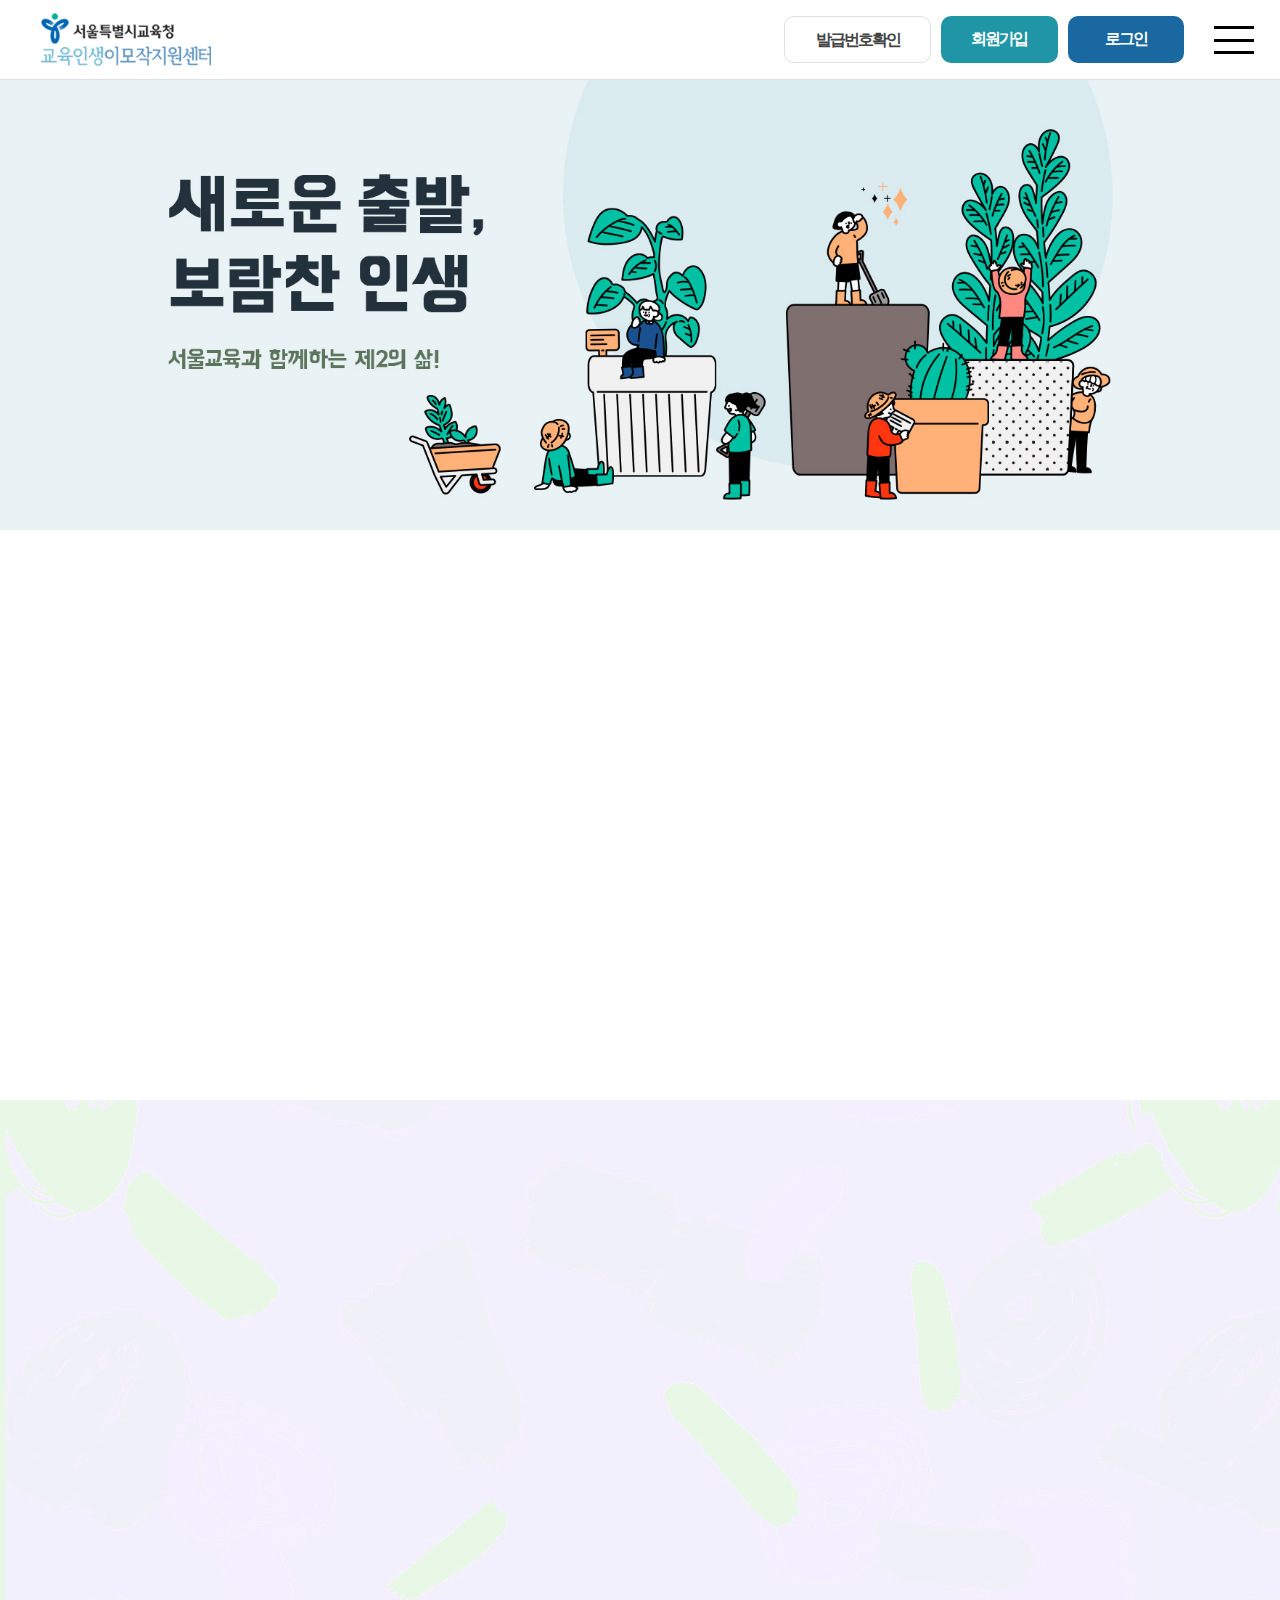
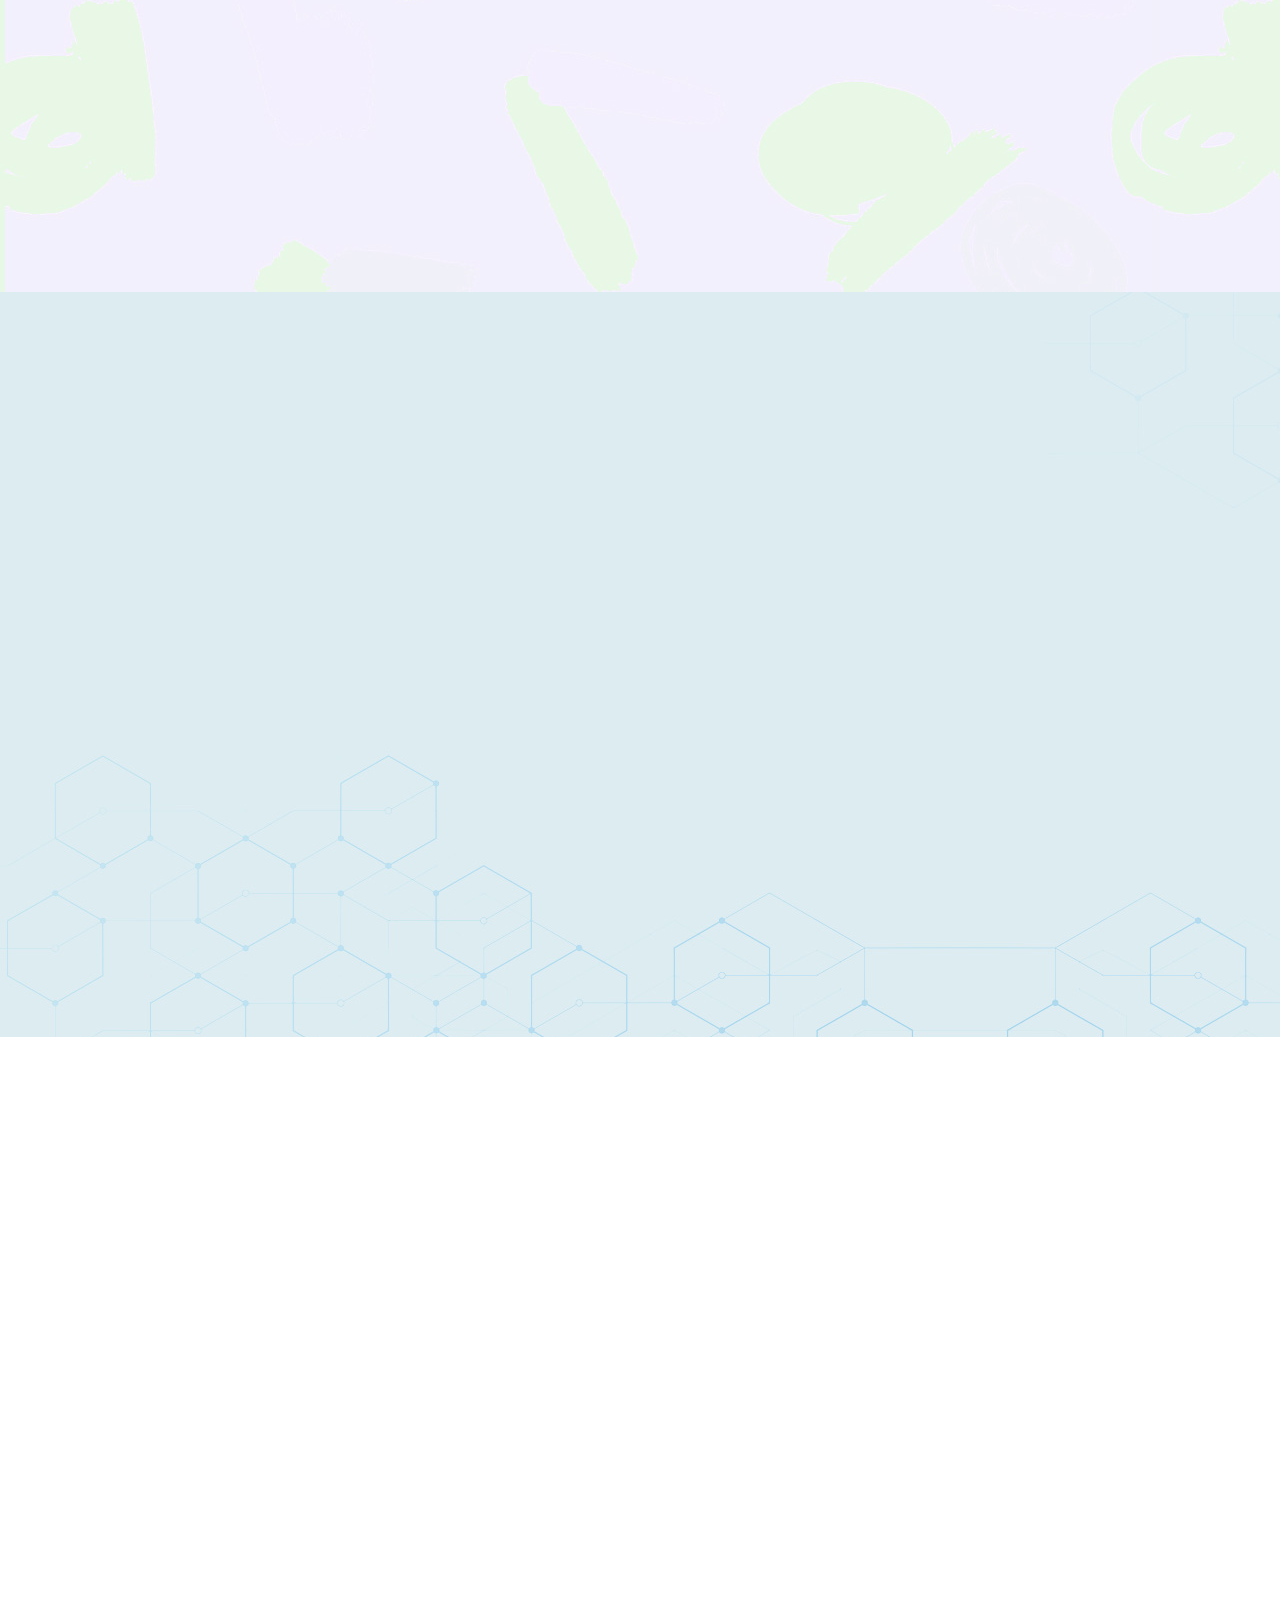
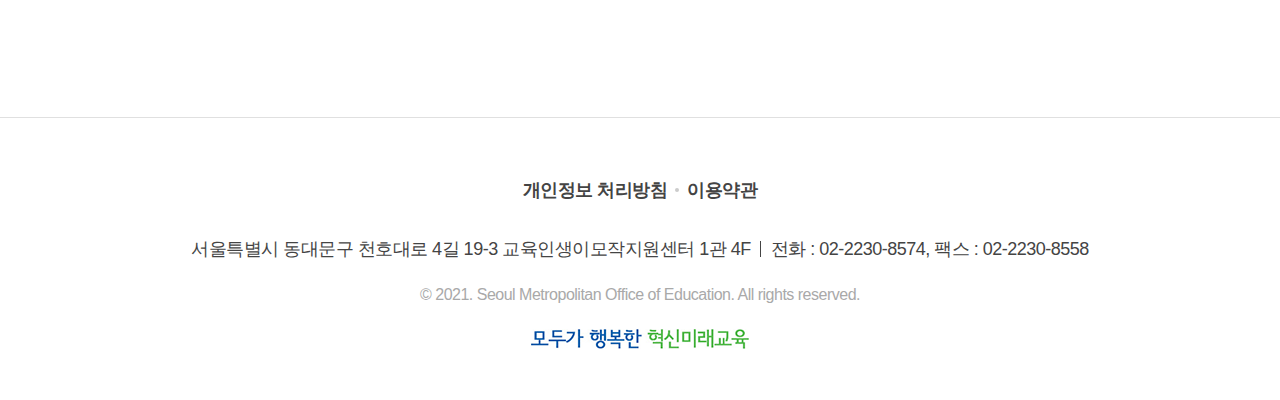
<file: index.html>
<!DOCTYPE html>
<html lang="ko">
<head>
    <meta charset="UTF-8">
    <meta http-equiv="X-UA-Compatible" content="IE=edge">
    <meta name="viewport" content="width=device-width, initial-scale=1.0">
    <link rel="stylesheet" href="css/reset.css">
    <link rel="stylesheet" href="css/common.css">
    <link rel="stylesheet" href="css/style.css">
    <script src="js/jquery-3.6.0.min.js"></script>
    <script defer src="js/main.js"></script>
    <title>서울특별시교육청</title>
</head>
<body>
    <header>
        <div class="inner">
            <h1><a href="#"><img src="imgs/n_logo.png" alt="로고"></a></h1>
            <div class="none"></div>
            <ul class="nav">
                <li>센터소개
                    <ul class="sub-nav">
                        <li><a href="#">비전과 목표</a></li>
                        <li><a href="#">인사말</a></li>
                        <li><a href="#">조직도</a></li>
                        <li><a href="#">오시는길</a></li>
                    </ul>
                </li>
                <li>교육지원단
                    <ul class="sub-nav">
                        <li><a href="#">교육 지원단 신설</a></li>
                        <li><a href="#">교육 지원단 관리</a></li>
                        <li><a href="#">교육 지원단 가입</a></li>
                        <li><a href="#">퇴직교직원 등록</a></li>
                    </ul>
                </li>
                <li>활동실적
                    <ul class="sub-nav">
                        <li><a href="#">활동실적 등록</a></li>
                        <li><a href="#">활동실적 관리</a></li>
                        <li><a href="#">실적확인서 관리</a></li>
                    </ul>
                </li>
                <li>알림마당
                    <ul class="sub-nav">
                        <li><a href="https://kaijel.github.io/Seoul/notice.html" target="_blank">공지사항</a></li>
                        <li><a href="#">센터 연수 행사</a></li>
                        <li><a href="#">QnA</a></li>
                        <li><a href="#">FAQ</a></li>
                        <li><a href="#">활동후기</a></li>
                        <li><a href="#">자유게시판</a></li>
                    </ul>
                </li>
                <li>자료실
                    <ul class="sub-nav">
                        <li><a href="#">소식지</a></li>
                        <li><a href="#">웹진</a></li>
                        <li><a href="#">회원자료실</a></li>
                    </ul>
                </li>
            </ul>
            <ul class="logbox">
                <li>발급번호확인</li>
                <li>회원가입</li>
                <li>로그인</li>
            </ul>
            <div class="sitemap-btn"><img src="imgs/ico_all_menu.png" alt="사이트맵"></div>
            <div class="sitemap">
                <div class="sitemap-close"><img src="imgs/ico_all_menu_close.png" alt="닫기"></div>
                <div class="sitemap-bg">
                    <ul class="sitemap-list"><div><span>전체메뉴</span></div>
                        <li><span>센터소개</span><span><img src="imgs/ico_loca_arr.png" alt="이미지"></span>
                            <ul class="slide-toggle">
                                <li><a href="#">비전과 목표</a></li>
                                <li><a href="#">인사말</a></li>
                                <li><a href="#">조직도</a></li>
                                <li><a href="#">오시는길</a></li>
                            </ul>
                        </li>
                        <li><span>교육지원단</span><span><img src="imgs/ico_loca_arr.png" alt="이미지"></span>
                            <ul class="slide-toggle">
                                <li><a href="#">교육 지원단 신설</a></li>
                                <li><a href="#">교육 지원단 관리</a></li>
                                <li><a href="#">교육 지원단 가입</a></li>
                                <li><a href="#">퇴직교직원 등록</a></li>
                            </ul>
                        </li>
                        <li><span>활동실적</span><span><img src="imgs/ico_loca_arr.png" alt="이미지"></span>
                            <ul class="slide-toggle">
                                <li><a href="#">활동실적 등록</a></li>
                                <li><a href="#">활동실적 관리</a></li>
                                <li><a href="#">실적확인서 관리</a></li>
                            </ul>
                        </li>
                        <li><span>알림마당</span><span><img src="imgs/ico_loca_arr.png" alt="이미지"></span>
                            <ul class="slide-toggle">
                                <li><a href="https://kaijel.github.io/Seoul/notice.html" target="_blank">공지사항</a></li>
                                <li><a href="#">센터 연수 행사</a></li>
                                <li><a href="#">QnA</a></li>
                                <li><a href="#">FAQ</a></li>
                                <li><a href="#">활동후기</a></li>
                                <li><a href="#">자유게시판</a></li>
                            </ul>
                        </li>
                        <li><span>자료실</span><span><img src="imgs/ico_loca_arr.png" alt="이미지"></span>
                            <ul class="slide-toggle">
                                <li><a href="#">소식지</a></li>
                                <li><a href="#">웹진</a></li>
                                <li><a href="#">회원자료실</a></li>
                            </ul>
                        </li>
                    </ul>
                    <ul class="logbox">
                        <li>발급번호확인</li>
                        <li>회원가입</li>
                        <li>로그인</li>
                    </ul>
                </div>
            </div>
        </div>
        <div class="sub-bg"></div>
    </header>
    <main>
        <section class="visual"></section>
        <section class="service">
            <div class="inner scroll-up">
                <div class="service__left">
                    <h4>주요서비스</h4>
                    <h2>즐겨찾는 이모작 서비스 <span>바로가기</span></h2>
                    <p>회원님들께서 자주찾는</p>
                    <p>서비스를 바로 확인해 보세요.</p>
                </div>
                <ul class="service__right">
                    <li><a href="#">
                        <img src="imgs/bg_service_nth01.png" alt="이미지">
                        <p>센터 연수 행사</p> 
                    </a></li>
                    <li><a href="#">
                        <img src="imgs/bg_service_nth02.png" alt="이미지">
                        <p>활동후기</p> 
                    </a></li>
                    <li><a href="#">
                        <img src="imgs/bg_service_nth03.png" alt="이미지">
                        <p>센터소개</p> 
                    </a></li>
                    <li><a href="#">
                        <img src="imgs/bg_service_nth04.png" alt="이미지">
                        <p> FAQ</p>
                    </a></li>
                </ul>
            </div>
        </section>
        <section class="autocalc">
            <div class="inner">
                <h2 class="scroll-up">자동정산 <span>시스템</span></h2>
                <ul class="h-underpad scroll-up">
                    <li><a href="#">
                        <h3>교육 지원단 가입</h3>
                        <p>원하는 지원단을 검색해서 가입해 보세요.</p>
                        <img src="imgs/more_arr.png" alt="이미지" class="more-btn">
                        <div class="circle"><img src="imgs/ico_shortcut_circle_01.png" alt="이미지"></div>
                    </a></li>
                    <li><a href="#">
                        <h3>교육 지원단 관리</h3>
                        <img src="imgs/more_arr.png" alt="이미지" class="more-btn">
                        <div class="circle"><img src="imgs/ico_shortcut_circle_02.png" alt="이미지"></div>
                    </a></li>
                    <li><a href="#">
                        <h3>교육 지원단 신설</h3>
                        <img src="imgs/more_arr.png" alt="이미지" class="more-btn">
                        <div class="circle"><img src="imgs/ico_shortcut_circle_03.png" alt="이미지"></div>
                    </a></li>
                    <li><a href="#">
                        <h3>활동실적 등록</h3>
                        <img src="imgs/more_arr.png" alt="이미지" class="more-btn">
                        <div class="circle"><img src="imgs/ico_shortcut_circle_04.png" alt="이미지"></div>
                    </a></li>
                    <li><a href="#">
                        <h3>활동실적 관리</h3>
                        <img src="imgs/more_arr.png" alt="이미지" class="more-btn">
                        <div class="circle"><img src="imgs/ico_shortcut_circle_05.png" alt="이미지"></div>
                    </a></li>
                    <li><a href="#">
                        <h3>실적확인서 관리</h3>
                        <p>원봉사 활동실적을 쉽고 간편하게 확인할 수 있습니다.</p>
                        <img src="imgs/more_arr.png" alt="이미지" class="more-btn">
                        <div class="circle"><img src="imgs/ico_shortcut_circle_06.png" alt="이미지"></div>
                    </a></li>
                </ul>
            </div>
        </section>
        <section class="notice">
            <div class="inner">
                <div class="scroll-up">
                    <h2 >알림 <span>마당</span></h2>
                    <p class="small-h">새로운 소식을 만나보세요.</p>
                </div>
                <!-- notice_list를 제이슨 써서 불러올 수 있으면 그렇게 작업해보기. 공지사항/활동후기/소식지 서브페이지작업필요-->
                <div class="scroll-wide">
                    <ul class="notice__list h-underpad scroll-up">
                        <li><a href="https://kaijel.github.io/Seoul/notice.html" target="_blank">
                            <span>2021-07-23</span> 
                            <div>공지 사항</div>
                            <p>코로나19에 따른 「퇴직교직원 포옹샘 운영 계획」 알림</p>
                            <img src="imgs/more_arr.png" alt="더보기" class="more-btn">
                        </a></li>
                        <li><a href="#">
                            <span>2021-07-13</span> 
                            <div>활동 후기</div>
                            <p>Covid 19의 확산으로 사회적 거리두기 4단계 : On line 수업전환</p>
                            <img src="imgs/more_arr.png" alt="더보기" class="more-btn">
                        </a></li>
                        <li><a href="#">
                            <span>2020-11-09</span> 
                            <div>소식지</div>
                            <p>제150호 그린에듀 '국화향기' 단 국화 전시회 개최(11.9.월)</p>
                            <img src="imgs/more_arr.png" alt="더보기" class="more-btn">
                        </a></li>
                    </ul>
                </div>
            </div>
        </section>
        <section class="guide">
            <div class="inner">
                <div class="scroll-up">
                    <h2>이용 <span>가이드</span></h2>
                    <p class="small-h">자동정산시스템 한눈에 알아보기</p>
                </div>
                <ul class="h-underpad scroll-up">
                    <li><a href="#">
                        <div><img src="imgs/ico_guide_list_01.png" alt="이미지"></div>
                        <div>
                            <p>쉽게 배우는 자동정산 시스템</p>
                            <h3>사용자 메뉴얼<span>(정식)</span></h3>
                        </div>
                    </a></li>
                    <li><a href="#">
                        <div><img src="imgs/ico_guide_list_01.png" alt="이미지"></div>
                        <div>
                            <p>쉽게 배우는 자동정산 시스템</p>
                            <h3>사용자 메뉴얼<span>(약식)</span></h3>
                        </div>
                    </a></li>
                    <li><a href="#">
                        <div><img src="imgs/ico_guide_list_03.png" alt="이미지"></div>
                        <div>
                            <p>쉽게 배우는 자동정산 시스템</p>
                            <h3>수요기관 메뉴얼<span>(정식)</span></h3>
                        </div>
                    </a></li>
                    <li><a href="#">
                        <div><img src="imgs/ico_guide_list_03.png" alt="이미지"></div>
                        <div>
                            <p>쉽게 배우는 자동정산 시스템</p>
                            <h3>수요기관 메뉴얼<span>(약식)</span></h3>
                        </div>
                    </a></li>
                </ul>
            </div>
        </section>
    </main>
    <footer>
        <ul>
            <li><a href="#">개인정보 처리방침</a></li>
            <li><a href="#">이용약관</a></li>
        </ul>
        <address>
            <div>서울특별시 동대문구 천호대로 4길 19-3 교육인생이모작지원센터 1관 4F</div>
            <div>전화 : 02-2230-8574, 팩스 : 02-2230-8558</div>
        </address>
        <p>© 2021. Seoul Metropolitan Office of Education. All rights reserved.</p>
        <div><img src="imgs/f_logo.png" alt="로고"></div>
    </footer>
</body>
</html>
</file>
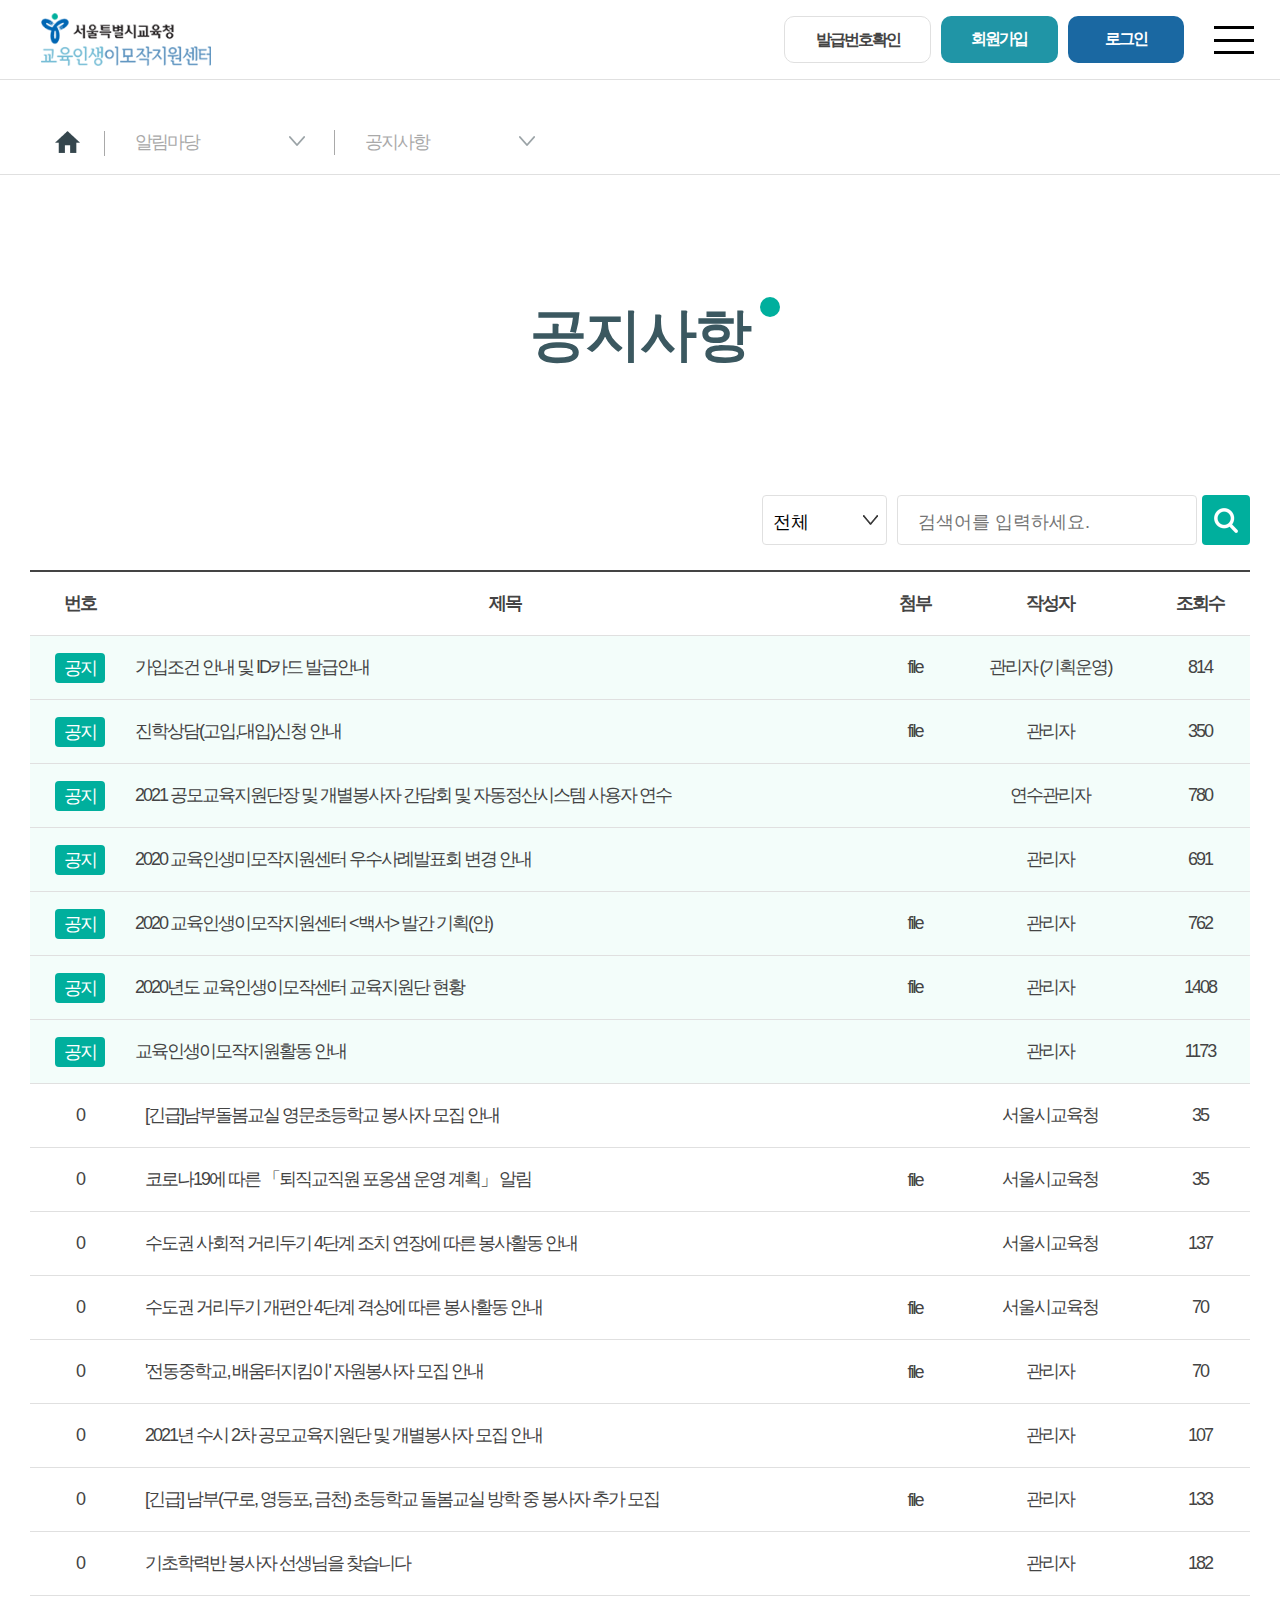
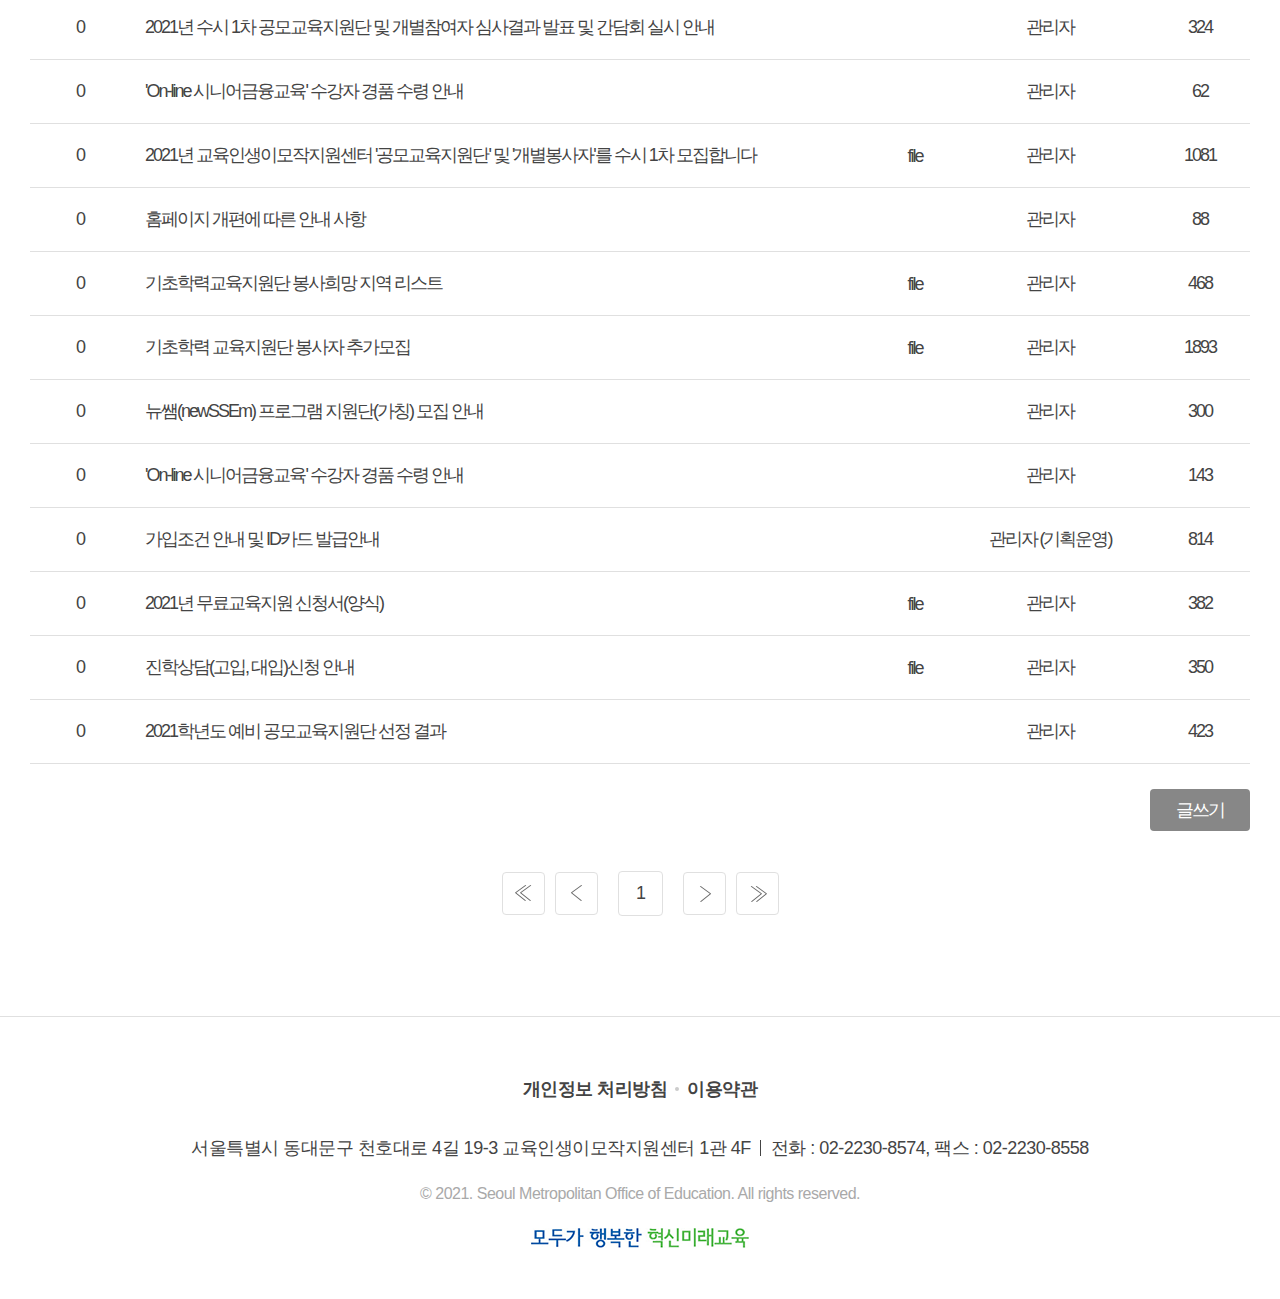
<file: notice.html>
<!DOCTYPE html>
<html lang="ko">
<head>
    <meta charset="UTF-8">
    <meta http-equiv="X-UA-Compatible" content="IE=edge">
    <meta name="viewport" content="width=device-width, initial-scale=1.0">
    <title>서울특별시교육청 - 공지사항</title>
    <link rel="stylesheet" href="css/reset.css">
    <link rel="stylesheet" href="css/common.css">
    <link rel="stylesheet" href="css/notice.css">
    <script src="js/jquery-3.6.0.min.js"></script>
    <script defer src="js/main.js"></script>
    <script defer src="js/notice.js"></script>
</head>
<body>
    <header>
        <div class="inner">
            <h1><a href="#"><img src="imgs/n_logo.png" alt="로고"></a></h1>
            <div class="none"></div>
            <ul class="nav">
                <li>센터소개
                    <ul class="sub-nav">
                        <li><a href="#">비전과 목표</a></li>
                        <li><a href="#">인사말</a></li>
                        <li><a href="#">조직도</a></li>
                        <li><a href="#">오시는길</a></li>
                    </ul>
                </li>
                <li>교육지원단
                    <ul class="sub-nav">
                        <li><a href="#">교육 지원단 신설</a></li>
                        <li><a href="#">교육 지원단 관리</a></li>
                        <li><a href="#">교육 지원단 가입</a></li>
                        <li><a href="#">퇴직교직원 등록</a></li>
                    </ul>
                </li>
                <li>활동실적
                    <ul class="sub-nav">
                        <li><a href="#">활동실적 등록</a></li>
                        <li><a href="#">활동실적 관리</a></li>
                        <li><a href="#">실적확인서 관리</a></li>
                    </ul>
                </li>
                <li>알림마당
                    <ul class="sub-nav">
                        <li><a href="#">공지사항</a></li>
                        <li><a href="#">센터 연수 행사</a></li>
                        <li><a href="#">QnA</a></li>
                        <li><a href="#">FAQ</a></li>
                        <li><a href="#">활동후기</a></li>
                        <li><a href="#">자유게시판</a></li>
                    </ul>
                </li>
                <li>자료실
                    <ul class="sub-nav">
                        <li><a href="#">소식지</a></li>
                        <li><a href="#">웹진</a></li>
                        <li><a href="#">회원자료실</a></li>
                    </ul>
                </li>
            </ul>
            <ul class="logbox">
                <li>발급번호확인</li>
                <li>회원가입</li>
                <li>로그인</li>
            </ul>
            <div class="sitemap-btn"><img src="imgs/ico_all_menu.png" alt="사이트맵"></div>
            <div class="sitemap">
                <div class="sitemap-close"><img src="imgs/ico_all_menu_close.png" alt="닫기"></div>
                <div class="sitemap-bg">
                    <ul class="sitemap-list"><div><span>전체메뉴</span></div>
                        <li><span>센터소개</span><span><img src="imgs/ico_loca_arr.png" alt="이미지"></span>
                            <ul class="slide-toggle">
                                <li><a href="#">비전과 목표</a></li>
                                <li><a href="#">인사말</a></li>
                                <li><a href="#">조직도</a></li>
                                <li><a href="#">오시는길</a></li>
                            </ul>
                        </li>
                        <li><span>교육지원단</span><span><img src="imgs/ico_loca_arr.png" alt="이미지"></span>
                            <ul class="slide-toggle">
                                <li><a href="#">교육 지원단 신설</a></li>
                                <li><a href="#">교육 지원단 관리</a></li>
                                <li><a href="#">교육 지원단 가입</a></li>
                                <li><a href="#">퇴직교직원 등록</a></li>
                            </ul>
                        </li>
                        <li><span>활동실적</span><span><img src="imgs/ico_loca_arr.png" alt="이미지"></span>
                            <ul class="slide-toggle">
                                <li><a href="#">활동실적 등록</a></li>
                                <li><a href="#">활동실적 관리</a></li>
                                <li><a href="#">실적확인서 관리</a></li>
                            </ul>
                        </li>
                        <li><span>알림마당</span><span><img src="imgs/ico_loca_arr.png" alt="이미지"></span>
                            <ul class="slide-toggle">
                                <li><a href="#">공지사항</a></li>
                                <li><a href="#">센터 연수 행사</a></li>
                                <li><a href="#">QnA</a></li>
                                <li><a href="#">FAQ</a></li>
                                <li><a href="#">활동후기</a></li>
                                <li><a href="#">자유게시판</a></li>
                            </ul>
                        </li>
                        <li><span>자료실</span><span><img src="imgs/ico_loca_arr.png" alt="이미지"></span>
                            <ul class="slide-toggle">
                                <li><a href="#">소식지</a></li>
                                <li><a href="#">웹진</a></li>
                                <li><a href="#">회원자료실</a></li>
                            </ul>
                        </li>
                    </ul>
                    <ul class="logbox">
                        <li>발급번호확인</li>
                        <li>회원가입</li>
                        <li>로그인</li>
                    </ul>
                </div>
            </div>
        </div>
        <div class="sub-bg"></div>
    </header>
    <div class="sub__header">
        <ul class="sub-list">
            <li><a href="#"><img src="imgs/ico_loca_home.png" alt="홈" class="home"></a></li>
            <li class="menu-open">
                <span>알림마당</span>
                <span><img src="imgs/ico_loca_arr.png" alt="더보기" class="more"></span>
                <ul class="sub__header__menu">
                    <li>센터소개</li>
                    <li>교육지원단</li>
                    <li>활동실적</li>
                    <li>알림마당</li>
                    <li>자료실</li>
                </ul>
            </li>
            <li class="menu-open">
                <span>공지사항</span>
                <span><img src="imgs/ico_loca_arr.png" alt="더보기" class="more"></span>
                <ul class="sub__header__menu">
                    <li>공지사항</li>
                    <li>센터연수 행사</li>
                    <li>QnA</li>
                    <li>FAQ</li>
                    <li>활동후기</li>
                    <li>자유게시판</li>
                </ul>
            </li>
        </ul>
    </div>
    <main>
        <div class="inner">
            <div class="title">
                <h2>공지사항</h2>
            </div>
            <div class="content-search">
                <select name="option" id="">전체
                    <option value="all">전체</option>
                    <option value="title">제목</option>
                    <option value="content">내용</option>
                </select>
                <input type="text" placeholder="검색어를 입력하세요.">
                <a href="#"><img src="imgs/ico_form_sch.png" alt="검색"></a>
            </div>
            <ul class="list">
                <li class="list__header">
                    <span>번호</span>
                    <span>제목</span>
                    <span>첨부</span>
                    <span>작성자</span>
                    <span>조회수</span>
                </li>
            </ul>
            <div class="writing">
                <a href="#"><span>글쓰기</span></a>
            </div>
            <div class="list__nav">
                <div class="prev-btn">
                    <div class="prev-start"><a href="#"><img src="imgs/ico_pager_pc.png" alt="맨 앞으로"></a></div>
                    <div class="prev"><a href="#"><img src="imgs/ico_pager_pc.png" alt="앞으로"></a></div>
                </div>
                <ul>
                    <li><a href="#">1</a></li>
                </ul>
                <div class="next-btn">
                    <div class="next-end"><a href="#"><img src="imgs/ico_pager_pc.png" alt="다음으로"></a></div>
                    <div class="next"><a href="#"><img src="imgs/ico_pager_pc.png" alt="맨 뒤로"></a></div>
                </div>
            </div>
        </div>
    </main>
    <footer>
        <ul>
            <li><a href="#">개인정보 처리방침</a></li>
            <li><a href="#">이용약관</a></li>
        </ul>
        <address>
            <div>서울특별시 동대문구 천호대로 4길 19-3 교육인생이모작지원센터 1관 4F</div>
            <div>전화 : 02-2230-8574, 팩스 : 02-2230-8558</div>
        </address>
        <p>© 2021. Seoul Metropolitan Office of Education. All rights reserved.</p>
        <div><img src="imgs/f_logo.png" alt="로고"></div>
    </footer>
</body>
</html>
</file>
<file: css/common.css>
@charset "UTF-8";
body {
  font-family: 'Noto Sans KR', '微软雅黑', '맑은 고딕', 'Malgun Gothic', '돋움', Dotum, Tahoma, Geneva, sans-serif;
  font-size: 18px;
  letter-spacing: -2px;
  color: #444;
}

body.on::-webkit-scrollbar {
  display: none;
}

.logbox {
  display: -webkit-box;
  display: -ms-flexbox;
  display: flex;
  margin: 0 20px;
  text-align: center;
}

.logbox li {
  width: 120px;
  color: #444;
  margin-right: 10px;
  position: relative;
  overflow: hidden;
  cursor: pointer;
  border: 1px solid #e0e0e0;
  font-size: 16px;
  font-weight: 700;
}

.logbox li:first-child {
  width: 150px;
}

.inner {
  width: 100%;
  max-width: 1300px;
  margin: 0 auto;
}

header {
  width: 100%;
  position: fixed;
  left: 0;
  top: 0;
  z-index: 100;
  text-align: center;
  background-color: #fff;
}

header .inner {
  width: 100%;
  max-width: 100%;
  height: 110px;
  margin: 0 auto;
  padding: 0 2%;
  display: -ms-grid;
  display: grid;
  -ms-grid-columns: 220px auto 780px 500px 40px;
      grid-template-columns: 220px auto 780px 500px 40px;
  -webkit-box-align: center;
      -ms-flex-align: center;
          align-items: center;
  border-bottom: 1px solid #e0e0e0;
}

header .inner > .logbox li {
  line-height: 45px;
  border-radius: 10px;
}

header .inner > .logbox li::after {
  display: block;
  content: '';
  width: 100%;
  height: 100%;
  background-color: rgba(0, 0, 0, 0.1);
  position: absolute;
  left: 0;
  top: 0;
  opacity: 0;
  -webkit-transition: 0.3s;
  transition: 0.3s;
}

header .inner > .logbox li:hover::after {
  opacity: 1;
}

header .inner > .logbox li:nth-child(2) {
  background-color: #2095a6;
  color: #fff;
  border: none;
}

header .inner > .logbox li:nth-child(3) {
  background-color: #1a68a2;
  color: #fff;
  border: none;
}

header h1 img {
  width: 100%;
}

header .nav {
  display: -webkit-box;
  display: -ms-flexbox;
  display: flex;
}

header .nav > li {
  width: 25%;
  position: relative;
  font-weight: 700;
  font-size: 22px;
}

header .nav > li::after {
  display: block;
  content: '';
  width: 0;
  height: 4px;
  background-color: #2095a6;
  position: absolute;
  left: 50%;
  bottom: -40px;
  -webkit-transform: translateX(-50%);
          transform: translateX(-50%);
  -webkit-transition: 0.5s;
  transition: 0.5s;
}

header .nav > li:hover {
  color: #2095a6;
}

header .nav > li:hover::after {
  width: 100%;
}

header .nav > li:hover li {
  color: #444;
}

header .nav > li .sub-nav {
  display: none;
  width: 100%;
  height: 300px;
  position: absolute;
  left: 50%;
  top: 0;
  z-index: 10;
  -webkit-transform: translateX(-50%);
          transform: translateX(-50%);
  padding-top: 100px;
  font-weight: 500;
  font-size: 16px;
}

header .nav > li .sub-nav li:not(:first-child) {
  padding-top: 14px;
}

header .nav > li .sub-nav li:hover {
  color: #2095a6;
}

header .nav > li .sub-nav.on {
  display: block;
}

header .sitemap-btn img {
  width: 100%;
  cursor: pointer;
}

header .sitemap {
  position: absolute;
  right: 0;
  top: 0;
  width: 100%;
  height: 100vh;
  background-color: rgba(0, 0, 0, 0.7);
  display: none;
}

header .sitemap.scrollon {
  overflow-y: scroll;
}

header .sitemap-close {
  width: 60px;
  height: 60px;
  border-radius: 50%;
  background-color: #2095a6;
  position: absolute;
  top: 20px;
  right: 50px;
  cursor: pointer;
  display: -webkit-box;
  display: -ms-flexbox;
  display: flex;
  -webkit-box-pack: center;
      -ms-flex-pack: center;
          justify-content: center;
  -webkit-box-align: center;
      -ms-flex-align: center;
          align-items: center;
}

header .sitemap-close img {
  width: 50%;
}

header .sitemap-bg {
  width: 85%;
  height: 700px;
  border-radius: 60px;
  background-color: #fff;
  margin: 110px auto;
  padding: 0 5%;
}

header .sitemap-bg .sitemap-list {
  display: -webkit-box;
  display: -ms-flexbox;
  display: flex;
  width: 100%;
  height: 100%;
  border-right: 1px solid #e0e0e0;
  border-left: 1px solid #e0e0e0;
}

header .sitemap-bg .sitemap-list div {
  display: none;
}

header .sitemap-bg .sitemap-list > li {
  width: 25%;
  padding-top: 180px;
  font-size: 26px;
  font-weight: 700;
}

header .sitemap-bg .sitemap-list > li:not(:last-child) {
  border-right: 1px solid #e0e0e0;
}

header .sitemap-bg .sitemap-list > li ul {
  padding-top: 50px;
  position: relative;
  color: #aaa;
  font-size: 20px;
  font-weight: 400;
}

header .sitemap-bg .sitemap-list > li ul::before {
  display: block;
  content: '';
  width: 30px;
  height: 3px;
  background-color: #2095a6;
  position: absolute;
  top: 35px;
  left: 50%;
  -webkit-transform: translateX(-50%);
          transform: translateX(-50%);
}

header .sitemap-bg .sitemap-list > li ul li {
  padding-top: 20px;
}

header .sitemap-bg .sitemap-list > li ul li:hover {
  color: #2095a6;
}

header .sitemap-bg .sitemap-list img, header .sitemap-bg .sitemap-list span:nth-child(2) {
  display: none;
}

header .sitemap-bg > .logbox {
  display: none;
  margin-top: 25px;
}

header .sitemap-bg > .logbox li {
  line-height: 40px;
  margin: 0 7px;
  border-radius: 3px;
}

header .sub-bg {
  display: none;
  position: absolute;
  left: 0;
  top: 100%;
  width: 100%;
  height: 275px;
  background-color: #fff;
  border-bottom: 1px solid #e0e0e0;
}

footer {
  border-top: 1px solid #e0e0e0;
  padding: 60px 0 50px;
  text-align: center;
  letter-spacing: -0.5px;
}

footer ul {
  display: -webkit-box;
  display: -ms-flexbox;
  display: flex;
  -webkit-box-pack: center;
      -ms-flex-pack: center;
          justify-content: center;
  -webkit-box-align: center;
      -ms-flex-align: center;
          align-items: center;
}

footer ul li {
  position: relative;
  margin: 0 10px;
  font-weight: 700;
}

footer ul li:last-child::after {
  display: block;
  content: '';
  width: 4px;
  height: 4px;
  background-color: #ccc;
  position: absolute;
  left: -12px;
  top: 50%;
  border-radius: 50%;
  -webkit-transform: translateY(-50%);
          transform: translateY(-50%);
}

footer address {
  display: -webkit-box;
  display: -ms-flexbox;
  display: flex;
  -webkit-box-pack: center;
      -ms-flex-pack: center;
          justify-content: center;
  -webkit-box-align: center;
      -ms-flex-align: center;
          align-items: center;
  padding: 25px 0 15px;
}

footer address div {
  margin: 10px;
  position: relative;
}

footer address div:first-child::after {
  display: block;
  content: '';
  width: 1px;
  height: 16px;
  background-color: #444;
  position: absolute;
  right: -10px;
  bottom: 4px;
}

footer p {
  font-size: 16px;
  color: #a9a9a9;
  padding-bottom: 25px;
}

@media all and (max-width: 1599px) {
  header .inner {
    -ms-grid-columns: 200px auto 650px 450px 40px;
        grid-template-columns: 200px auto 650px 450px 40px;
  }
  header h1 img {
    width: 85%;
  }
  header .nav > li {
    font-weight: 700;
    font-size: 20px;
  }
  header .nav > li::after {
    bottom: -42px;
  }
}

@media all and (max-width: 1366px) {
  .inner {
    max-width: 1200px;
  }
  header .inner {
    height: 80px;
    -ms-grid-columns: 200px auto auto 450px 40px;
        grid-template-columns: 200px auto auto 450px 40px;
  }
  header .nav {
    display: none;
  }
  header .logbox {
    -ms-grid-row: 1;
    -ms-grid-row-span: 1;
    -ms-grid-column: 4;
    -ms-grid-column-span: 1;
    grid-area: 1 / 4 / 2 / 5;
  }
  header .sitemap-btn {
    -ms-grid-row: 1;
    -ms-grid-row-span: 1;
    -ms-grid-column: 5;
    -ms-grid-column-span: 1;
    grid-area: 1 / 5 / 2 / 6;
  }
  header .sitemap-close {
    top: 15px;
    right: 20px;
  }
  header .sitemap-bg {
    width: 90%;
    height: 575px;
    padding: 0;
    margin: 80px auto;
    overflow: hidden;
  }
  header .sitemap-bg .sitemap-list > li {
    padding-top: 100px;
    font-size: 22px;
    font-weight: 700;
  }
  header .sitemap-bg .sitemap-list > li ul {
    font-size: 16px;
    font-weight: 700;
  }
}

@media all and (max-width: 1025px) {
  header .inner {
    -ms-grid-columns: 200px auto auto 450px 40px;
        grid-template-columns: 200px auto auto 450px 40px;
  }
  header .sitemap {
    padding-left: 40px;
    text-align: left;
    right: -100%;
    -webkit-transition: 0.3s;
    transition: 0.3s;
    display: block;
  }
  header .sitemap-close {
    border-radius: 0;
    top: 0;
    right: 0;
    display: -webkit-box;
    display: -ms-flexbox;
    display: flex;
    -webkit-box-pack: center;
        -ms-flex-pack: center;
            justify-content: center;
    -webkit-box-align: center;
        -ms-flex-align: center;
            align-items: center;
  }
  header .sitemap-close img {
    width: 40%;
  }
  header .sitemap-bg {
    width: 100%;
    height: 100vh;
    border-radius: 0;
    color: #fff;
    margin: 0;
  }
  header .sitemap-bg .sitemap-list {
    -webkit-box-orient: vertical;
    -webkit-box-direction: normal;
        -ms-flex-direction: column;
            flex-direction: column;
    width: 100%;
    height: auto;
    border-right: none;
    border-left: none;
  }
  header .sitemap-bg .sitemap-list > div {
    width: 100%;
    line-height: 60px;
    padding: 0 20px;
    background-color: #2095a6;
    font-size: 22px;
    font-weight: 700;
    display: block;
  }
  header .sitemap-bg .sitemap-list span, header .sitemap-bg .sitemap-list img {
    display: block;
  }
  header .sitemap-bg .sitemap-list > li {
    cursor: pointer;
    width: 100%;
    line-height: 55px;
    padding: 0;
    font-size: 18px;
    background-color: #fff;
    color: #444;
    border-bottom: 1px solid #e0e0e0;
  }
  header .sitemap-bg .sitemap-list > li span {
    padding: 0 20px;
    display: inline-block;
    font-size: 18px;
    font-weight: 700;
  }
  header .sitemap-bg .sitemap-list > li span:nth-child(2) {
    float: right;
    height: 55px;
    display: -webkit-box;
    display: -ms-flexbox;
    display: flex;
    -webkit-box-pack: center;
        -ms-flex-pack: center;
            justify-content: center;
    -webkit-box-align: center;
        -ms-flex-align: center;
            align-items: center;
  }
  header .sitemap-bg .sitemap-list > li span:nth-child(2) img {
    width: 17px;
    height: 9px;
  }
  header .sitemap-bg .sitemap-list > li span.on img {
    -webkit-transform: rotate(180deg);
            transform: rotate(180deg);
  }
  header .sitemap-bg .sitemap-list > li:not(:last-child) {
    border-right: none;
  }
  header .sitemap-bg .sitemap-list > li ul {
    border-top: 1px solid #e0e0e0;
    display: none;
    padding: 10px 30px;
    color: #666;
    background-color: #efefef;
  }
  header .sitemap-bg .sitemap-list > li ul::before {
    display: none;
  }
  header .sitemap-bg .sitemap-list > li ul li {
    padding: 0;
    line-height: 40px;
    font-size: 16px;
    font-weight: 700;
  }
  header .sitemap-bg .sitemap-list > li ul li:hover {
    color: #666;
  }
  header .sitemap-bg > .logbox {
    display: -webkit-box;
    display: -ms-flexbox;
    display: flex;
    -webkit-box-pack: center;
        -ms-flex-pack: center;
            justify-content: center;
  }
  footer address {
    display: block;
  }
  footer address div {
    margin: 0;
  }
  footer address div:first-child {
    display: inline-block;
  }
  footer address div:first-child::after {
    display: block;
    content: '';
    width: 1px;
    height: 16px;
    background-color: #444;
    position: absolute;
    right: -10px;
    bottom: 4px;
  }
}

@media all and (max-width: 767px) {
  body {
    font-size: 15px;
  }
  header h1 img {
    width: 100%;
  }
  header .inner {
    height: 60px;
    padding: 0 4%;
    -ms-grid-columns: 130px auto auto auto 40px;
        grid-template-columns: 130px auto auto auto 40px;
  }
  header .inner > .logbox {
    display: none;
  }
  footer {
    padding: 40px 20px 25px;
  }
  footer p {
    font-size: 11px;
    padding-bottom: 20px;
  }
  footer img {
    max-height: 15px;
  }
  footer address {
    font-size: 14px;
    display: block;
    letter-spacing: -1px;
    padding: 15px 0;
  }
  footer address div:first-child::after {
    display: block;
    content: '';
    width: 1px;
    height: 14px;
    background-color: #444;
    position: absolute;
    right: -10px;
    bottom: 2px;
  }
}
</file>
<file: css/style.css>
@charset "UTF-8";
h2 {
  text-align: center;
  font-size: 56px;
  font-weight: 700;
}

h2 span {
  font-weight: 300;
}

h3 {
  font-size: 30px;
  font-weight: 500;
}

.small-h {
  text-align: center;
  padding: 20px 0;
  font-size: 24px;
  font-weight: 300;
}

.h-underpad {
  padding-top: 60px;
}

.scroll-up {
  -webkit-transform: translateY(50px);
          transform: translateY(50px);
  opacity: 0;
  -webkit-transition: 0.5s;
  transition: 0.5s;
}

.scroll-up.on {
  opacity: 1;
  -webkit-transform: translateY(0);
          transform: translateY(0);
}

@-webkit-keyframes up {
  0% {
    -webkit-transform: translateY(50px);
            transform: translateY(50px);
    opacity: 0;
  }
  100% {
    -webkit-transform: translateY(0);
            transform: translateY(0);
    opacity: 1;
  }
}

@keyframes up {
  0% {
    -webkit-transform: translateY(50px);
            transform: translateY(50px);
    opacity: 0;
  }
  100% {
    -webkit-transform: translateY(0);
            transform: translateY(0);
    opacity: 1;
  }
}

.more-btn {
  position: absolute;
  left: 50px;
  bottom: 60px;
  width: 42px;
  height: 9px;
  -webkit-transition: 0.3s;
  transition: 0.3s;
}

section:not(:first-child) {
  padding: 110px 0;
}

.visual {
  margin-top: 110px;
  width: 100%;
  height: auto;
  min-height: 620px;
  background: url("../imgs/main_visual_pc_01.jpg") center/cover no-repeat;
}

.service .inner {
  display: -webkit-box;
  display: -ms-flexbox;
  display: flex;
}

.service__left {
  width: 38%;
  word-break: keep-all;
}

.service__left h4 {
  font-size: 20px;
}

.service__left h2 {
  font-size: 62px;
  padding: 10px 100px 20px 0;
  text-align: left;
}

.service__left p {
  font-size: 24px;
  font-weight: 300;
}

.service__right {
  color: #fff;
  font-size: 32px;
  font-weight: 500;
  width: 62%;
  display: -ms-grid;
  display: grid;
  -ms-grid-columns: (1fr)[2];
      grid-template-columns: repeat(2, 1fr);
  -ms-grid-rows: 210px 210px;
      grid-template-rows: 210px 210px;
  gap: 30px;
}

.service__right li {
  border-radius: 30px;
  position: relative;
  overflow: hidden;
  overflow: hidden;
  -webkit-transition: 0.5s;
  transition: 0.5s;
}

.service__right li a {
  display: inline-block;
  width: 100%;
  height: 100%;
  padding: 50px;
}

.service__right li a:hover::after {
  opacity: 1;
}

.service__right li:nth-child(1) {
  background-color: #5eabd3;
}

.service__right li:nth-child(2) {
  background-color: #00af9d;
}

.service__right li:nth-child(3) {
  background-color: #77af00;
}

.service__right li:nth-child(4) {
  background-color: #896eb3;
}

.service__right li img {
  position: absolute;
  left: 0;
  top: 0;
  width: 100%;
  height: 100%;
}

.service__right li p {
  line-height: 110px;
  font-weight: 700;
}

.service__right li a::after {
  display: block;
  content: '';
  width: 100%;
  height: 100%;
  background-color: rgba(0, 0, 0, 0.1);
  position: absolute;
  left: 0;
  top: 0;
  opacity: 0;
  -webkit-transition: 0.3s;
  transition: 0.3s;
}

.autocalc {
  background: url("../imgs/bg_section_shortcut.jpg") no-repeat;
}

.autocalc ul {
  display: -ms-grid;
  display: grid;
  -ms-grid-columns: (1fr)[4];
      grid-template-columns: repeat(4, 1fr);
  gap: 30px;
}

.autocalc ul li {
  height: 270px;
  background-color: #fff;
  border-radius: 30px;
  position: relative;
  overflow: hidden;
  -webkit-transition: 0.5s;
  transition: 0.5s;
}

.autocalc ul li a {
  display: inline-block;
  width: 100%;
  height: 100%;
  padding: 50px;
}

.autocalc ul li a:hover::after {
  opacity: 1;
}

.autocalc ul li:nth-child(1) .circle, .autocalc ul li:nth-child(6) .circle {
  width: 185px;
  height: 185px;
}

.autocalc ul li:nth-child(1) .circle img, .autocalc ul li:nth-child(6) .circle img {
  width: 50%;
}

.autocalc ul li:hover {
  -webkit-box-shadow: 5px 5px 10px rgba(0, 0, 0, 0.3);
          box-shadow: 5px 5px 10px rgba(0, 0, 0, 0.3);
}

.autocalc ul li:hover .more-btn {
  left: 60px;
}

.autocalc ul li:nth-child(1) {
  -ms-grid-row: 1;
  -ms-grid-row-span: 1;
  -ms-grid-column: 1;
  -ms-grid-column-span: 2;
  grid-area: 1 / 1 / 2 / 3;
}

.autocalc ul li:nth-child(1) div {
  background-color: #339dc2;
}

.autocalc ul li:nth-child(2) div {
  background-color: #e5b639;
}

.autocalc ul li:nth-child(3) div {
  background-color: #d77676;
}

.autocalc ul li:nth-child(4) div {
  background-color: #896eb3;
}

.autocalc ul li:nth-child(5) div {
  background-color: #666;
}

.autocalc ul li:nth-child(6) {
  -ms-grid-row: 2;
  -ms-grid-row-span: 1;
  -ms-grid-column: 3;
  -ms-grid-column-span: 2;
  grid-area: 2 / 3 / 3 / 5;
}

.autocalc ul li:nth-child(6) div {
  background-color: #77af00;
}

.autocalc ul li p {
  width: 45%;
  padding: 15px 0;
  word-break: keep-all;
  font-weight: 300;
}

.autocalc ul li .circle {
  position: absolute;
  right: 30px;
  bottom: 30px;
  width: 110px;
  height: 110px;
  border-radius: 50%;
  display: -webkit-box;
  display: -ms-flexbox;
  display: flex;
  -webkit-box-pack: center;
      -ms-flex-pack: center;
          justify-content: center;
  -webkit-box-align: center;
      -ms-flex-align: center;
          align-items: center;
  background-color: pink;
}

.autocalc ul li .circle img {
  width: 60%;
  height: auto;
}

.notice {
  background: url("../imgs/bg_section_inform.jpg") no-repeat;
}

.notice__list {
  display: -webkit-box;
  display: -ms-flexbox;
  display: flex;
}

.notice__list li {
  width: 33%;
  height: 430px;
  background-color: #fff;
  border-radius: 30px;
  position: relative;
  overflow: hidden;
  -webkit-transition: 0.5s;
  transition: 0.5s;
}

.notice__list li a {
  display: inline-block;
  width: 100%;
  height: 100%;
  padding: 50px;
}

.notice__list li a:hover::after {
  opacity: 1;
}

.notice__list li:not(:first-child) {
  margin-left: 40px;
}

.notice__list li:hover {
  -webkit-box-shadow: 5px 5px 10px rgba(0, 0, 0, 0.3);
          box-shadow: 5px 5px 10px rgba(0, 0, 0, 0.3);
}

.notice__list li:hover .more-btn {
  left: 60px;
}

.notice__list li span {
  color: #666;
  font-weight: 200;
  text-decoration: underline;
}

.notice__list li:last-child div {
  display: -webkit-box;
  display: -ms-flexbox;
  display: flex;
  -webkit-box-pack: center;
      -ms-flex-pack: center;
          justify-content: center;
  -webkit-box-align: center;
      -ms-flex-align: center;
          align-items: center;
  padding: 0;
  word-break: break-all;
}

.notice__list li div {
  position: absolute;
  top: 30px;
  right: 30px;
  width: 80px;
  height: 80px;
  border-radius: 50%;
  color: #fff;
  background-color: #339dc2;
  padding: 19px;
  text-align: center;
  line-height: 1.2;
  font-weight: 700;
  word-break: keep-all;
}

.notice__list li p {
  padding-top: 50px;
  word-break: keep-all;
  font-size: 30px;
  font-weight: 400;
}

.guide ul {
  display: -ms-grid;
  display: grid;
  -ms-grid-columns: (1fr)[2];
      grid-template-columns: repeat(2, 1fr);
  -ms-grid-rows: 150px 150px;
      grid-template-rows: 150px 150px;
  gap: 30px;
}

.guide ul li {
  width: 100%;
  border-radius: 30px;
  background-color: #f6f6f6;
  padding: 40px;
  -webkit-transition: 0.3s;
  transition: 0.3s;
}

.guide ul li a {
  display: -webkit-box;
  display: -ms-flexbox;
  display: flex;
}

.guide ul li div:last-child {
  padding-left: 15px;
}

.guide ul li img {
  -webkit-transform: translateY(-15px);
          transform: translateY(-15px);
}

.guide ul li p {
  font-size: 17px;
  padding: 5px 0;
}

.guide ul li span {
  color: #a9a9a9;
}

.guide ul li:hover {
  background-color: #efefef;
}

@media all and (max-width: 1399px) {
  .autocalc ul li:nth-child(1) .circle, .autocalc ul li:nth-child(6) .circle {
    width: 110px;
    height: 110px;
  }
  .autocalc ul li:nth-child(1) .circle img, .autocalc ul li:nth-child(6) .circle img {
    width: 60%;
    height: auto;
  }
}

@media all and (max-width: 1366px) {
  section:not(:first-child) {
    padding: 80px 60px;
  }
  h2 {
    font-size: 46px;
    font-weight: 700;
  }
  h3 {
    width: 100%;
    word-break: keep-all;
    font-size: 26px;
    font-weight: 500;
  }
  .small-h {
    font-size: 21px;
  }
  .more-btn {
    left: 30px;
    bottom: 40px;
  }
  .visual {
    margin-top: 80px;
    min-height: 450px;
  }
  .service .scroll-up {
    -webkit-animation: up 1s forwards;
            animation: up 1s forwards;
  }
  .service__left {
    width: 34%;
  }
  .service__left h2 {
    font-size: 50px;
  }
  .service__left p {
    font-size: 20px;
  }
  .service__right {
    width: 66%;
    -ms-grid-rows: 190px 190px;
        grid-template-rows: 190px 190px;
    font-size: 28px;
    font-weight: 500;
  }
  .service__right li p {
    line-height: 100px;
    font-weight: 700;
  }
  .autocalc ul li {
    height: 240px;
  }
  .autocalc ul li a {
    padding: 30px;
  }
  .autocalc ul li p {
    width: 100%;
    font-size: 16px;
  }
  .autocalc ul li:nth-child(n+1) .circle {
    width: 90px;
    height: 90px;
    right: 20px;
    bottom: 20px;
  }
  .autocalc ul li:nth-child(n+1) .circle img {
    width: 55%;
  }
  .autocalc ul li:hover .more-btn {
    left: 40px;
  }
  .notice__list li {
    height: 395px;
  }
  .notice__list li div {
    width: 70px;
    height: 70px;
    top: 20px;
    right: 20px;
    font-size: 17px;
    padding: 15px;
  }
  .notice__list li a {
    padding: 30px;
  }
  .notice__list li p {
    padding-right: 10px;
    font-size: 28px;
    overflow: hidden;
    text-overflow: ellipsis;
    display: -webkit-box;
    -webkit-line-clamp: 3;
    /* 라인수 */
    -webkit-box-orient: vertical;
  }
}

@media all and (max-width: 1025px) {
  section:not(:first-child) {
    padding: 60px 30px 70px;
  }
  .more-btn {
    width: 32px;
    height: 7px;
  }
  .visual {
    min-height: 340px;
  }
  .service .inner {
    -webkit-box-orient: vertical;
    -webkit-box-direction: normal;
        -ms-flex-direction: column;
            flex-direction: column;
  }
  .service__left {
    width: 100%;
    text-align: center;
  }
  .service__left h2 {
    text-align: center;
    padding: 15px 0;
  }
  .service__left p {
    display: inline;
  }
  .service__right {
    width: 100%;
    padding-top: 40px;
    -ms-grid-rows: 180px 180px;
        grid-template-rows: 180px 180px;
  }
  .service__right li a:hover::after {
    opacity: 0;
  }
  .autocalc ul {
    -ms-grid-columns: (1fr)[3];
        grid-template-columns: repeat(3, 1fr);
    padding-top: 40px;
  }
  .autocalc ul li {
    height: 200px;
  }
  .autocalc ul li:nth-child(1) {
    -ms-grid-row: 1;
    -ms-grid-row-span: 1;
    -ms-grid-column: 1;
    -ms-grid-column-span: 1;
    grid-area: 1 / 1 / 2 / 2;
  }
  .autocalc ul li:nth-child(6) {
    -ms-grid-row: 2;
    -ms-grid-row-span: 1;
    -ms-grid-column: 3;
    -ms-grid-column-span: 1;
    grid-area: 2 / 3 / 3 / 4;
  }
  .autocalc ul li:nth-child(n+1) .circle {
    width: 70px;
    height: 70px;
  }
  .autocalc ul li:hover {
    -webkit-box-shadow: none;
            box-shadow: none;
  }
  .autocalc ul li:hover .more-btn {
    left: 30px;
  }
  .autocalc ul p {
    display: none;
  }
  .h-underpad {
    padding-top: 20px;
  }
  .notice__list li {
    height: 315px;
  }
  .notice__list li span {
    font-size: 15px;
  }
  .notice__list li p {
    font-size: 20px;
    font-weight: 700;
  }
  .notice__list li:hover {
    -webkit-box-shadow: none;
            box-shadow: none;
  }
  .notice__list li:hover .more-btn {
    left: 30px;
  }
  .notice__list li div {
    font-size: 15px;
    width: 60px;
    height: 60px;
    padding: 13px;
  }
  .guide ul {
    -ms-grid-rows: 132px 132px;
        grid-template-rows: 132px 132px;
  }
  .guide ul li {
    padding: 30px;
  }
  .guide ul li img {
    width: 70%;
    -webkit-transform: translateY(0);
            transform: translateY(0);
  }
  .guide ul li p {
    font-size: 15px;
  }
  .guide ul li div:last-child {
    padding-left: 0;
  }
  .guide ul li:hover {
    background-color: #f6f6f6;
  }
}

@media all and (max-width: 767px) {
  body {
    font-size: 15px;
  }
  section:not(:first-child) {
    padding: 45px 20px;
  }
  h2 {
    font-size: 28px;
  }
  h3 {
    font-size: 18px;
    width: 50%;
  }
  .small-h {
    padding: 10px 0;
    font-size: 16px;
  }
  .more-btn {
    width: 21px;
    height: 5px;
    left: 20px;
    bottom: 20px;
  }
  .visual {
    margin-top: 60px;
    width: 100%;
    height: 543px;
    background-image: url("../imgs/main_visual_mob_01.jpg");
    background-position: center top;
    background-size: 100% auto;
    background-repeat: no-repeat;
  }
  .service__left h4 {
    font-size: 14px;
  }
  .service__left h2 {
    padding: 5px 0;
    font-size: 28px;
  }
  .service__left p {
    font-size: 16px;
  }
  .service__right {
    -ms-grid-rows: 100px 100px;
        grid-template-rows: 100px 100px;
    gap: 15px;
    font-size: 19px;
    padding-top: 30px;
  }
  .service__right li {
    border-radius: 10px;
  }
  .service__right li a {
    padding: 20px;
  }
  .service__right li p {
    line-height: 65px;
  }
  .autocalc ul {
    padding-top: 30px;
    -ms-grid-columns: (1fr)[2];
        grid-template-columns: repeat(2, 1fr);
    gap: 15px;
  }
  .autocalc ul li {
    height: 120px;
    border-radius: 10px;
  }
  .autocalc ul li:nth-child(6) {
    -ms-grid-row: 3;
    -ms-grid-row-span: 1;
    -ms-grid-column: 2;
    -ms-grid-column-span: 1;
    grid-area: 3 / 2 / 4 / 3;
  }
  .autocalc ul li a {
    padding: 20px;
  }
  .autocalc ul li:nth-child(n+1) .circle {
    width: 50px;
    height: 50px;
    right: 10px;
    bottom: 10px;
  }
  .autocalc ul li:nth-child(n+1) .circle img {
    width: 65%;
  }
  .autocalc ul li:hover {
    -webkit-box-shadow: none;
            box-shadow: none;
  }
  .autocalc ul li:hover .more-btn {
    left: 20px;
  }
  section:nth-child(4) {
    padding: 45px 0 25px;
  }
  .notice .scroll-wide {
    width: 100%;
    overflow-x: scroll;
  }
  .notice__list {
    width: 125%;
    margin: 0 20px 20px;
  }
  .notice__list li {
    width: 70%;
    height: 200px;
    border-radius: 10px;
  }
  .notice__list li:not(:first-child) {
    margin-left: 15px;
  }
  .notice__list li:hover {
    -webkit-box-shadow: none;
            box-shadow: none;
  }
  .notice__list li:hover .more-btn {
    left: 20px;
  }
  .notice__list li a {
    padding: 20px;
  }
  .notice__list li span {
    font-size: 13px;
  }
  .notice__list li p {
    font-size: 16px;
    padding: 20px 0 0;
    -webkit-line-clamp: 2;
  }
  .notice__list li div {
    font-size: 13px;
    width: 46px;
    height: 46px;
    top: 10px;
    right: 10px;
    padding: 8px;
  }
  .guide ul {
    -ms-grid-rows: 110px 110px;
        grid-template-rows: 110px 110px;
    gap: 15px;
  }
  .guide ul li {
    padding: 10px;
    border-radius: 10px;
  }
  .guide ul li img {
    width: 30%;
    float: right;
    -webkit-transform: translateY(5px);
            transform: translateY(5px);
  }
  .guide ul li a {
    padding: 10px 0 0 10px;
    -webkit-box-orient: vertical;
    -webkit-box-direction: reverse;
        -ms-flex-direction: column-reverse;
            flex-direction: column-reverse;
  }
  .guide ul li a h3 {
    width: 100%;
    font-size: 16px;
  }
  .guide ul li p {
    display: none;
  }
}
</file>
<file: css/notice.css>
@charset "UTF-8";
.inner {
  max-width: 1300px;
}

.sub__header {
  margin-top: 110px;
  height: 65px;
  display: -webkit-box;
  display: -ms-flexbox;
  display: flex;
  -webkit-box-align: center;
      -ms-flex-align: center;
          align-items: center;
  -webkit-box-pack: start;
      -ms-flex-pack: start;
          justify-content: flex-start;
  background-color: #fff;
  border-bottom: 1px solid #e0e0e0;
  padding: 0 40px;
}

.sub__header .sub-list {
  height: 30px;
  margin: 0 15px;
  display: -ms-grid;
  display: grid;
  -ms-grid-columns: 50px 230px 230px;
      grid-template-columns: 50px 230px 230px;
  -webkit-box-align: center;
      -ms-flex-align: center;
          align-items: center;
}

.sub__header .sub-list .home {
  width: 50%;
}

.sub__header .sub-list > li {
  position: relative;
  color: #a9a9a9;
  font-size: 18px;
}

.sub__header .sub-list > li a {
  display: inherit;
}

.sub__header .sub-list > li:not(:last-child)::after {
  display: block;
  content: '';
  width: 1px;
  height: 25px;
  background-color: #a9a9a9;
  position: absolute;
  top: 0;
  right: 0;
}

.sub__header .sub-list > li.menu-open {
  padding: 0 30px;
  cursor: pointer;
}

.sub__header .sub-list > li.menu-open .more {
  width: 50%;
}

.sub__header .sub-list > li.menu-open .more.on {
  -webkit-transform: rotate(180deg);
          transform: rotate(180deg);
}

.sub__header .sub-list > li.menu-open span {
  text-align: right;
  display: inline-block;
}

.sub__header .sub-list > li.menu-open span:nth-child(2) {
  float: right;
  -webkit-transform: translateY(6px);
          transform: translateY(6px);
}

.sub__header__menu {
  display: none;
  width: 100%;
  background-color: #fff;
  color: #444;
  font-size: 16px;
  position: absolute;
  left: 0;
  top: 44px;
  z-index: 100;
  border: 1px solid #e0e0e0;
  -webkit-box-shadow: 1px 7px 15px rgba(3, 2, 2, 0.12);
          box-shadow: 1px 7px 15px rgba(3, 2, 2, 0.12);
}

.sub__header__menu li {
  padding: 0 30px;
  line-height: 56px;
}

.sub__header__menu li:not(:first-child) {
  border-top: 1px solid #e0e0e0;
}

.sub__header__menu li:hover {
  background-color: #efefef;
}

.title {
  height: 320px;
  color: #3b5860;
  font-size: 42px;
  font-weight: 900;
  display: -webkit-box;
  display: -ms-flexbox;
  display: flex;
  -webkit-box-pack: center;
      -ms-flex-pack: center;
          justify-content: center;
  -webkit-box-align: center;
      -ms-flex-align: center;
          align-items: center;
}

.title h2 {
  position: relative;
}

.title h2::after {
  display: block;
  content: '';
  width: 20px;
  height: 20px;
  background-color: #00af9d;
  position: absolute;
  top: 0;
  right: -30px;
  border-radius: 50%;
}

.content-search {
  display: -ms-grid;
  display: grid;
  -ms-grid-columns: 130px 300px 48px;
      grid-template-columns: 130px 300px 48px;
  -webkit-box-pack: end;
      -ms-flex-pack: end;
          justify-content: flex-end;
  gap: 5px;
}

.content-search select, .content-search input {
  line-height: 43px;
  border: 1px solid #e0e0e0;
  border-radius: 4px;
  font-size: 18px;
}

.content-search select {
  cursor: pointer;
  margin-right: 5px;
  padding: 5px 10px 0;
  background: url("../imgs/ico_select_arr.png") 90px no-repeat;
  -webkit-appearance: none;
     -moz-appearance: none;
          appearance: none;
}

.content-search input {
  padding: 5px 20px 0;
}

.content-search a {
  background-color: #00af9d;
  border-radius: 4px;
  position: relative;
  display: -webkit-box;
  display: -ms-flexbox;
  display: flex;
  -webkit-box-pack: center;
      -ms-flex-pack: center;
          justify-content: center;
  -webkit-box-align: center;
      -ms-flex-align: center;
          align-items: center;
}

.content-search a img {
  width: 50%;
}

.content-search a::after {
  display: block;
  content: '';
  width: 100%;
  height: 100%;
  background-color: rgba(0, 0, 0, 0.1);
  position: absolute;
  left: 0;
  top: 0;
  opacity: 0;
  -webkit-transition: 0.3s;
  transition: 0.3s;
}

.content-search a:hover::after {
  opacity: 1;
}

.list {
  border-top: 2px solid #444;
  margin: 25px 0;
}

.list li {
  line-height: 63px;
  text-align: center;
  border-bottom: 1px solid #e0e0e0;
  display: -ms-grid;
  display: grid;
  -ms-grid-columns: 100px 750px 70px 200px 200px;
      grid-template-columns: 100px 750px 70px 200px 200px;
  -webkit-box-align: center;
      -ms-flex-align: center;
          align-items: center;
}

.list__header {
  font-size: 18px;
  font-weight: 700;
}

.list__fix {
  background-color: #f3fdfa;
  font-weight: 400;
}

.list__fix span:nth-child(1) {
  display: inline-block;
  line-height: 30px;
  background: #00af9d;
  border-radius: 4px;
  width: 50px;
  color: #fff;
  margin-left: 25px;
}

.list__fix span:nth-child(2) {
  text-align: left;
  padding-left: 5px;
}

.list__fix:hover {
  background-color: #edfbf7;
}

.list__normal {
  font-weight: 400;
}

.list__normal:hover {
  background-color: #efefef;
}

.list__normal span:nth-child(2) {
  text-align: left;
  padding-left: 15px;
}

.list__normal span:nth-child(3) {
  line-height: 20px;
}

.writing::after {
  content: '';
  display: block;
  clear: both;
}

.writing a {
  float: right;
  display: inline-block;
  width: 100px;
  height: 42px;
  background-color: #878787;
  color: #fff;
  border-radius: 4px;
  display: -webkit-box;
  display: -ms-flexbox;
  display: flex;
  -webkit-box-pack: center;
      -ms-flex-pack: center;
          justify-content: center;
  -webkit-box-align: center;
      -ms-flex-align: center;
          align-items: center;
}

.list__nav {
  display: -webkit-box;
  display: -ms-flexbox;
  display: flex;
  -webkit-box-pack: center;
      -ms-flex-pack: center;
          justify-content: center;
  -webkit-box-align: center;
      -ms-flex-align: center;
          align-items: center;
  margin: 40px 0 100px;
}

.list__nav .prev-btn, .list__nav .next-btn {
  display: -webkit-box;
  display: -ms-flexbox;
  display: flex;
}

.list__nav .prev-btn div, .list__nav .next-btn div {
  width: 43px;
  height: 43px;
  border: 1px solid #e0e0e0;
  border-radius: 4px;
  overflow: hidden;
}

.list__nav .prev-btn div:first-child {
  margin-right: 10px;
}

.list__nav .prev-btn div:first-child img {
  -webkit-transform: translate(5px, 5px);
          transform: translate(5px, 5px);
}

.list__nav .prev-btn div:last-child img {
  -webkit-transform: translate(-25px, 5px);
          transform: translate(-25px, 5px);
}

.list__nav .next-btn div:first-child {
  margin-right: 10px;
}

.list__nav .next-btn div:first-child img {
  -webkit-transform: translate(-53px, 6px);
          transform: translate(-53px, 6px);
}

.list__nav .next-btn div:last-child img {
  -webkit-transform: translate(-83px, 6px);
          transform: translate(-83px, 6px);
}

.list__nav ul {
  border: 1px solid #e0e0e0;
  border-radius: 4px;
  margin: 0 20px;
}

.list__nav ul li {
  text-align: center;
  width: 43px;
  line-height: 43px;
}

.list__nav ul li:not(:last-child) {
  border: 1px solid #e0e0e0;
}

@media all and (max-width: 1599px) {
  .inner {
    padding: 0 30px;
  }
  .list li {
    -ms-grid-columns: 100px auto 70px 200px 100px;
        grid-template-columns: 100px auto 70px 200px 100px;
  }
}

@media all and (max-width: 1366px) {
  .title {
    font-size: 38px;
  }
}

@media all and (max-width: 1025px) {
  .list li {
    -ms-grid-columns: 100px auto 100px 100px 100px;
        grid-template-columns: 100px auto 100px 100px 100px;
  }
  .list__fix, .list__normal {
    font-size: 14px;
  }
  .list__fix span:nth-child(2), .list__normal span:nth-child(2) {
    overflow: hidden;
    text-overflow: ellipsis;
    display: -webkit-box;
    -webkit-line-clamp: 1;
    /* 라인수 */
    -webkit-box-orient: vertical;
  }
  .list__fix span:nth-child(2):nth-child(4), .list__normal span:nth-child(2):nth-child(4) {
    line-height: 1;
    word-break: keep-all;
  }
}

@media all and (max-width: 767px) {
  .title {
    height: 120px;
    font-size: 24px;
  }
  .title h2::after {
    width: 15px;
    height: 15px;
  }
  .sub__header {
    padding: 0;
    width: 100%;
    height: 48px;
    background-color: #00af9d;
    text-align: center;
    margin-top: 60px;
    display: -webkit-box;
    display: -ms-flexbox;
    display: flex;
    -webkit-box-pack: center;
        -ms-flex-pack: center;
            justify-content: center;
    -webkit-box-align: center;
        -ms-flex-align: center;
            align-items: center;
  }
  .sub__header .sub-list {
    display: -webkit-box;
    display: -ms-flexbox;
    display: flex;
    -webkit-box-pack: center;
        -ms-flex-pack: center;
            justify-content: center;
    -webkit-box-align: center;
        -ms-flex-align: center;
            align-items: center;
    width: 100%;
    margin: 0;
  }
  .sub__header .sub-list > li {
    color: #fff;
  }
  .sub__header .sub-list > li:not(:last-child) {
    display: none;
  }
  .sub__header .sub-list > li.menu-open {
    width: 100%;
    padding: 20px;
  }
  .sub__header .sub-list > li.menu-open span:first-child {
    padding-left: 30px;
  }
  .sub__header__menu {
    top: 56px;
    font-size: 14px;
  }
  .sub__header__menu li {
    line-height: 48px;
  }
  .content-search {
    display: -ms-grid;
    display: grid;
    -ms-grid-columns: (90% 10%)[2];
        grid-template-columns: repeat(2, 90% 10%);
    -webkit-box-pack: start;
        -ms-flex-pack: start;
            justify-content: flex-start;
  }
  .content-search select {
    -ms-grid-row: 1;
    -ms-grid-row-span: 1;
    -ms-grid-column: 1;
    -ms-grid-column-span: 2;
    grid-area: 1 / 1 / 2 / 3;
    margin-right: 0;
    background: url("../imgs/ico_select_arr.png") 99% no-repeat;
  }
  .content-search input {
    -ms-grid-row: 2;
    -ms-grid-row-span: 1;
    -ms-grid-column: 1;
    -ms-grid-column-span: 1;
    grid-area: 2 / 1 / 3 / 2;
  }
  .content-search a {
    -ms-grid-row: 2;
    -ms-grid-row-span: 1;
    -ms-grid-column: 2;
    -ms-grid-column-span: 1;
    grid-area: 2 / 2 / 3 / 3;
  }
  .list {
    border-top: 3px solid #444;
  }
  .list li {
    display: -ms-grid;
    display: grid;
    -ms-grid-columns: (7% 25% 60%)[3];
        grid-template-columns: repeat(3, 7% 25% 60%);
    line-height: 74px;
    padding: 10px 0;
    text-align: left;
    font-weight: 700;
  }
  .list li:first-child {
    display: none;
  }
  .list__fix span:nth-child(1) {
    width: 30px;
    height: 20px;
    line-height: 20px;
    margin-left: 25px;
  }
  .list__normal span:nth-child(2) {
    padding-left: 0;
  }
  .list__fix span, .list__normal span {
    line-height: 25px;
  }
  .list__fix span:nth-child(1), .list__normal span:nth-child(1) {
    -ms-grid-row: 1;
    -ms-grid-row-span: 1;
    -ms-grid-column: 1;
    -ms-grid-column-span: 1;
    grid-area: 1 / 1 / 2 / 2;
    margin: 0;
    text-align: center;
  }
  .list__fix span:nth-child(2), .list__normal span:nth-child(2) {
    -ms-grid-row: 1;
    -ms-grid-row-span: 1;
    -ms-grid-column: 2;
    -ms-grid-column-span: 2;
    grid-area: 1 / 2 / 2 / 4;
  }
  .list__fix span:nth-child(3), .list__normal span:nth-child(3) {
    display: none;
  }
  .list__fix span:nth-child(4), .list__normal span:nth-child(4) {
    -ms-grid-row: 2;
    -ms-grid-row-span: 1;
    -ms-grid-column: 2;
    -ms-grid-column-span: 1;
    grid-area: 2 / 2 / 3 / 3;
    color: #a9a9a9;
    padding-left: 5px;
  }
  .list__fix span:nth-child(5), .list__normal span:nth-child(5) {
    -ms-grid-row: 2;
    -ms-grid-row-span: 1;
    -ms-grid-column: 3;
    -ms-grid-column-span: 1;
    grid-area: 2 / 3 / 3 / 4;
    color: #a9a9a9;
  }
}
</file>
